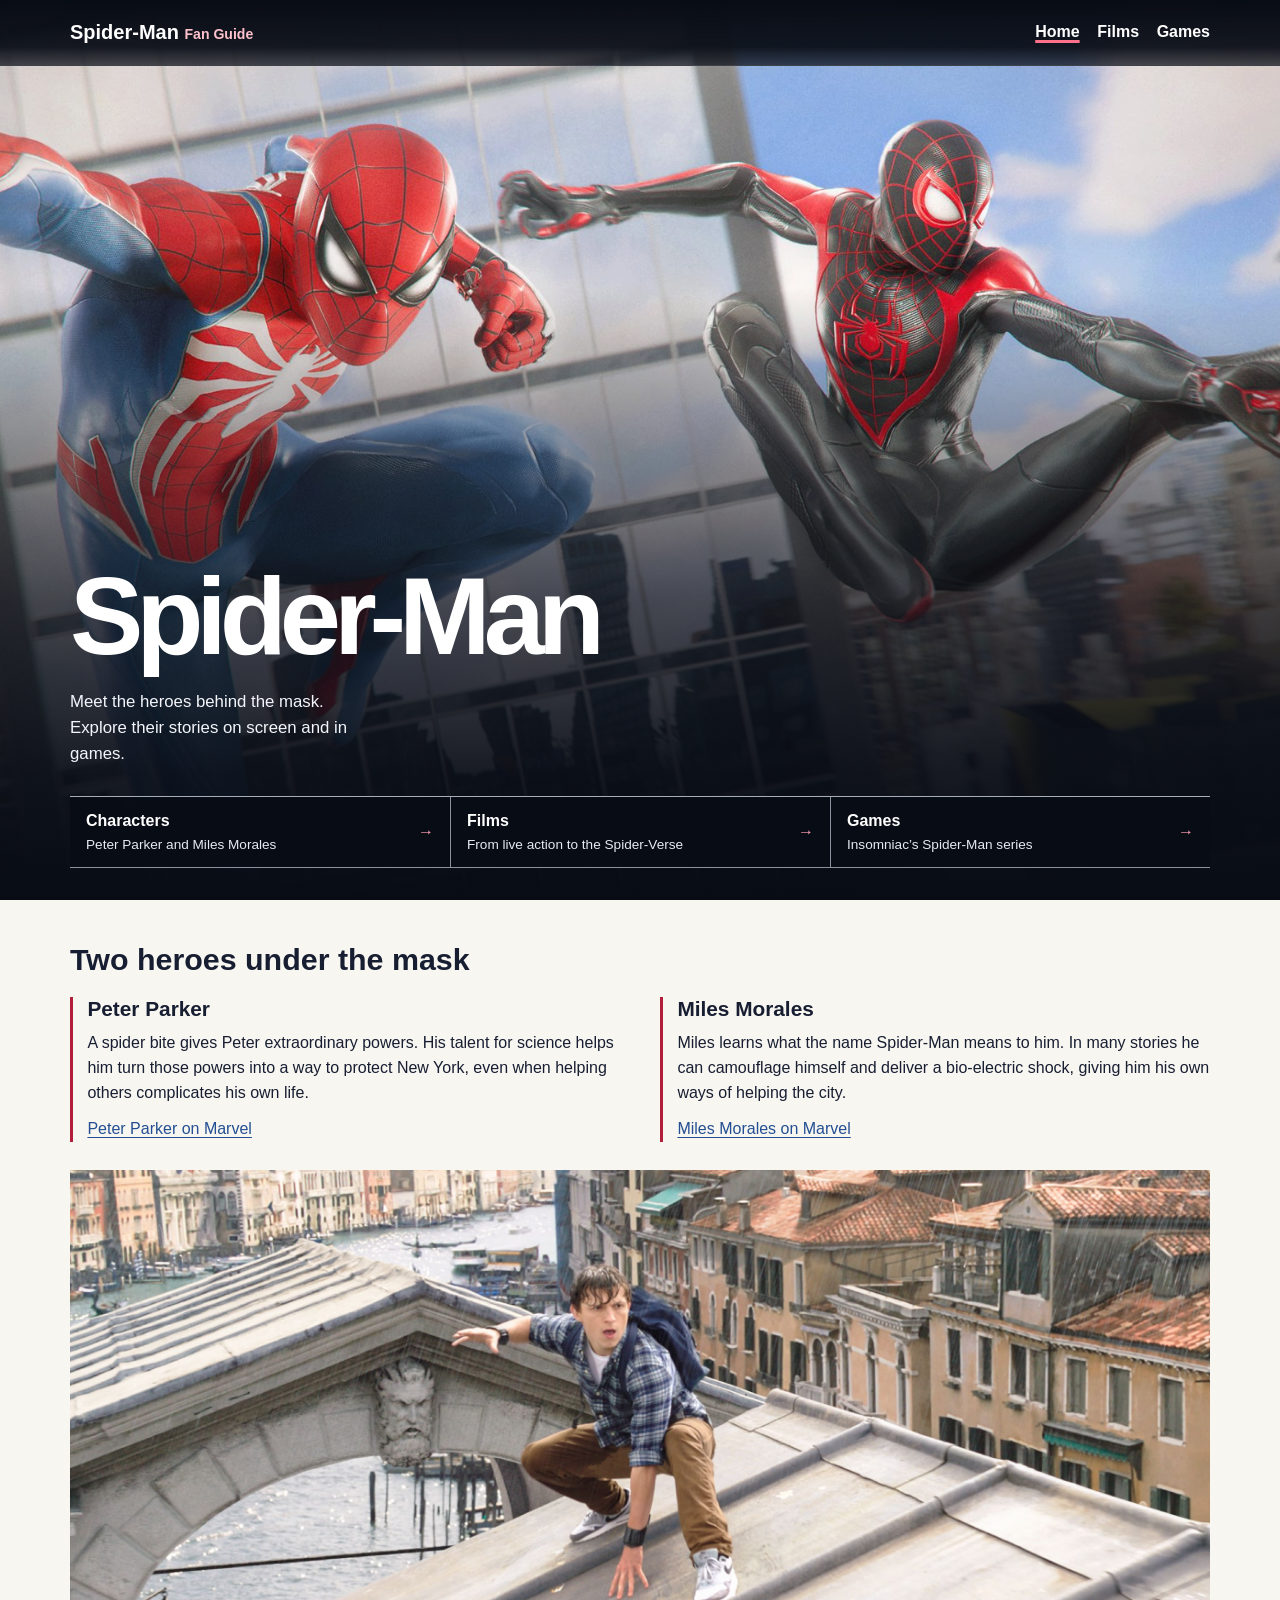
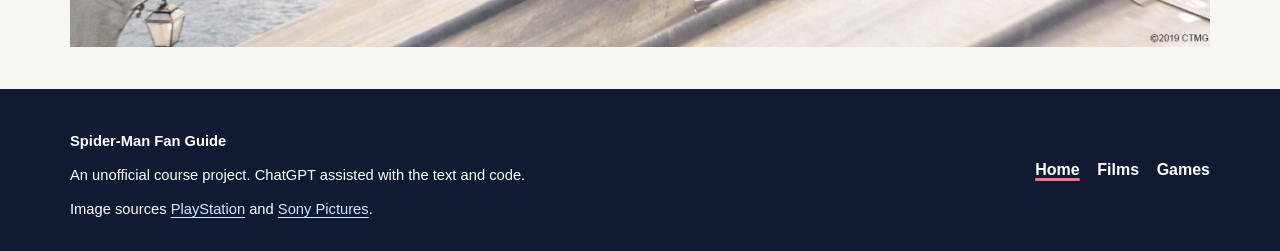
<file: index.html>
<!doctype html>
<html lang="en">
<head>
  <meta charset="utf-8">
  <meta name="viewport" content="width=device-width, initial-scale=1">
  <meta name="description" content="Meet Peter Parker and Miles Morales, and find your starting point in Spider-Man films and games.">
  <title>Spider-Man | A Fan Guide</title>
  <link rel="stylesheet" href="style.css">
</head>
<body class="home-page">
  <a class="skip-link" href="#main-content">Skip to content</a>
  <!-- The header and footer use the same three links on every page. -->
  <header class="site-header">
    <div class="container header-row">
      <a class="brand" href="index.html">Spider-Man <span>Fan Guide</span></a>
      <nav aria-label="Main navigation">
        <ul class="nav-list">
          <li><a href="index.html" aria-current="page">Home</a></li>
          <li><a href="films.html">Films</a></li>
          <li><a href="games.html">Games</a></li>
        </ul>
      </nav>
    </div>
  </header>
  <main id="main-content" tabindex="-1">
    <section class="cover" aria-labelledby="cover-title">
      <!-- Desktop pointer zones shift the same image. Links work by touch and keyboard too. -->
      <div class="gaze-zone gaze-left" aria-hidden="true"></div>
      <div class="gaze-zone gaze-middle" aria-hidden="true"></div>
      <div class="gaze-zone gaze-right" aria-hidden="true"></div>
      <img class="cover-art" src="assets/spider-man-cover.jpg" width="1920" height="1095" alt="Peter Parker and Miles Morales swing side by side above New York">
      <div class="container cover-content">
        <div class="cover-intro">
          <h1 id="cover-title">Spider-Man</h1>
          <p>Meet the heroes behind the mask. Explore their stories on screen and in games.</p>
        </div>
        <nav class="cover-links" aria-label="Explore Spider-Man">
          <a href="#spider-people"><strong>Characters</strong><span>Peter Parker and Miles Morales</span></a>
          <a href="films.html"><strong>Films</strong><span>From live action to the Spider-Verse</span></a>
          <a href="games.html"><strong>Games</strong><span>Insomniac’s Spider-Man series</span></a>
        </nav>
      </div>
    </section>
    <div class="container">
    <section class="section" id="spider-people">
      <h2>Two heroes under the mask</h2>
      <div class="columns">
        <article>
          <h3>Peter Parker</h3>
          <p>A spider bite gives Peter extraordinary powers. His talent for science helps him turn those powers into a way to protect New York, even when helping others complicates his own life.</p>
          <p><a href="https://www.marvel.com/characters/spider-man-peter-parker/">Peter Parker on Marvel</a></p>
        </article>
        <article>
          <h3>Miles Morales</h3>
          <p>Miles learns what the name Spider-Man means to him. In many stories he can camouflage himself and deliver a bio-electric shock, giving him his own ways of helping the city.</p>
          <p><a href="https://www.marvel.com/characters/spider-man-miles-morales/in-comics">Miles Morales on Marvel</a></p>
        </article>
      </div>
      <img class="character-still" src="assets/far-from-home-still.jpg" width="2484" height="1040" alt="Tom Holland as Peter Parker crouches on a rooftop above a canal in Venice">
    </section>
    </div>
  </main>
  <footer class="site-footer">
    <div class="container header-row">
      <div>
        <p><strong>Spider-Man Fan Guide</strong></p>
        <p>An unofficial course project. ChatGPT assisted with the text and code.</p>
        <p>Image sources <a href="https://www.playstation.com/en-us/games/marvels-spider-man-2/">PlayStation</a> and <a href="https://sites.sonypictures.com/spidermanfarfromhome/site/gallery/">Sony Pictures</a>.</p>
      </div>
      <nav aria-label="Footer navigation">
        <ul class="nav-list">
          <li><a href="index.html" aria-current="page">Home</a></li>
          <li><a href="films.html">Films</a></li>
          <li><a href="games.html">Games</a></li>
        </ul>
      </nav>
    </div>
  </footer>
</body>
</html>
</file>
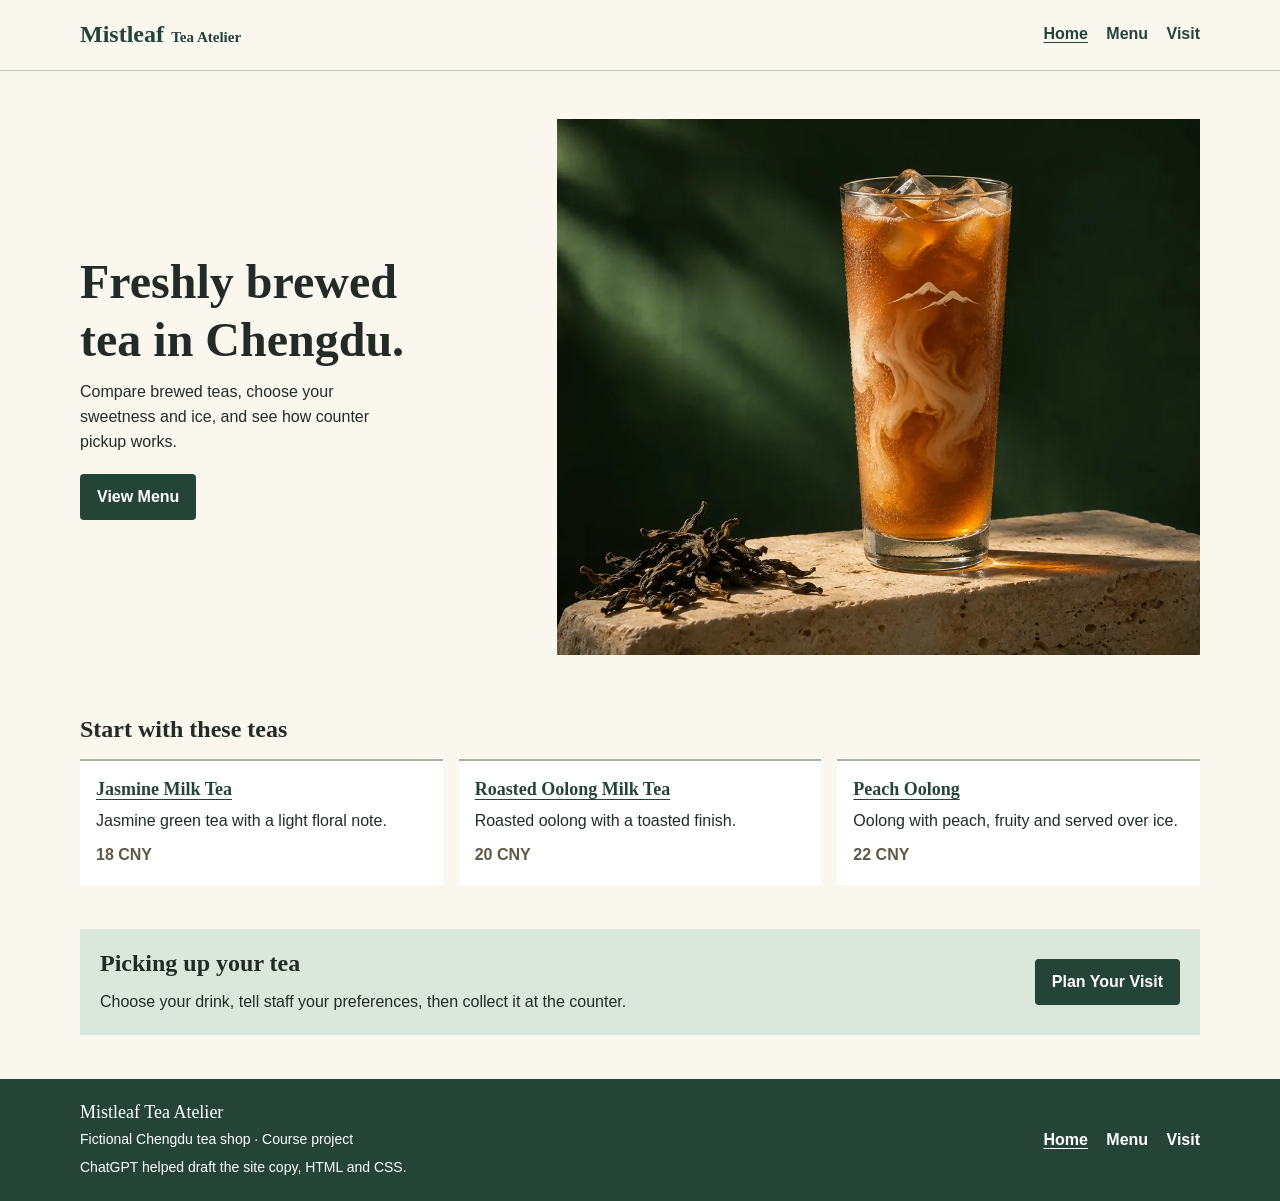
<file: group-project/index.html>
<!doctype html>
<html lang="en">
<head>
  <meta charset="utf-8">
  <meta name="viewport" content="width=device-width, initial-scale=1">
  <meta name="description" content="Browse freshly brewed teas and milk teas at Mistleaf Tea Atelier, a fictional shop in Chengdu.">
  <title>Home | Mistleaf Tea Atelier</title>
  <link rel="stylesheet" href="style.css">
</head>
<body>
  <a class="skip-link" href="#main-content">Skip to content</a>
  <!-- Keep the main and footer links in the same order on every page. -->
  <header class="site-header">
    <div class="container header-inner">
      <a class="wordmark" href="index.html">Mistleaf <span>Tea Atelier</span></a>
      <nav aria-label="Main navigation">
        <ul class="link-list">
          <li><a href="index.html" aria-current="page">Home</a></li>
        <li><a href="menu.html">Menu</a></li>
        <li><a href="visit.html">Visit</a></li>
        </ul>
      </nav>
    </div>
  </header>

  <main class="container" id="main-content" tabindex="-1">
    <section class="hero">
      <div class="hero-copy">
        <h1>Freshly brewed<br> tea in Chengdu.</h1>
        <p>Compare brewed teas, choose your sweetness and ice, and see how counter pickup works.</p>
        <a class="button" href="menu.html">View Menu</a>
      </div>
      <img class="hero-image" src="assets/milk-tea-cup.webp" width="1080" height="900" alt="Iced milk tea in a clear glass beside loose tea leaves">
    </section>

    <section class="content-section" aria-labelledby="featured">
      <h2 id="featured">Start with these teas</h2>
      <div class="featured-grid">
        <article class="tea-card">
          <h3><a href="menu.html#milk-tea">Jasmine Milk Tea</a></h3>
          <p>Jasmine green tea with a light floral note.</p>
          <p class="price">18 CNY</p>
        </article>
        <article class="tea-card">
          <h3><a href="menu.html#milk-tea">Roasted Oolong Milk Tea</a></h3>
          <p>Roasted oolong with a toasted finish.</p>
          <p class="price">20 CNY</p>
        </article>
        <article class="tea-card">
          <h3><a href="menu.html#fruit-tea">Peach Oolong</a></h3>
          <p>Oolong with peach, fruity and served over ice.</p>
          <p class="price">22 CNY</p>
        </article>
      </div>
    </section>

    <section class="pickup-preview content-section">
      <div>
        <h2>Picking up your tea</h2>
        <p>Choose your drink, tell staff your preferences, then collect it at the counter.</p>
      </div>
      <a class="button" href="visit.html">Plan Your Visit</a>
    </section>
  </main>

  <footer class="site-footer">
    <div class="container footer-inner">
      <div>
        <p class="footer-brand">Mistleaf Tea Atelier</p>
        <p>Fictional Chengdu tea shop · Course project</p>
        <p>ChatGPT helped draft the site copy, HTML and CSS.</p>
      </div>
      <nav aria-label="Footer navigation">
        <ul class="link-list">
          <li><a href="index.html" aria-current="page">Home</a></li>
        <li><a href="menu.html">Menu</a></li>
        <li><a href="visit.html">Visit</a></li>
        </ul>
      </nav>
    </div>
  </footer>
</body>
</html>
</file>
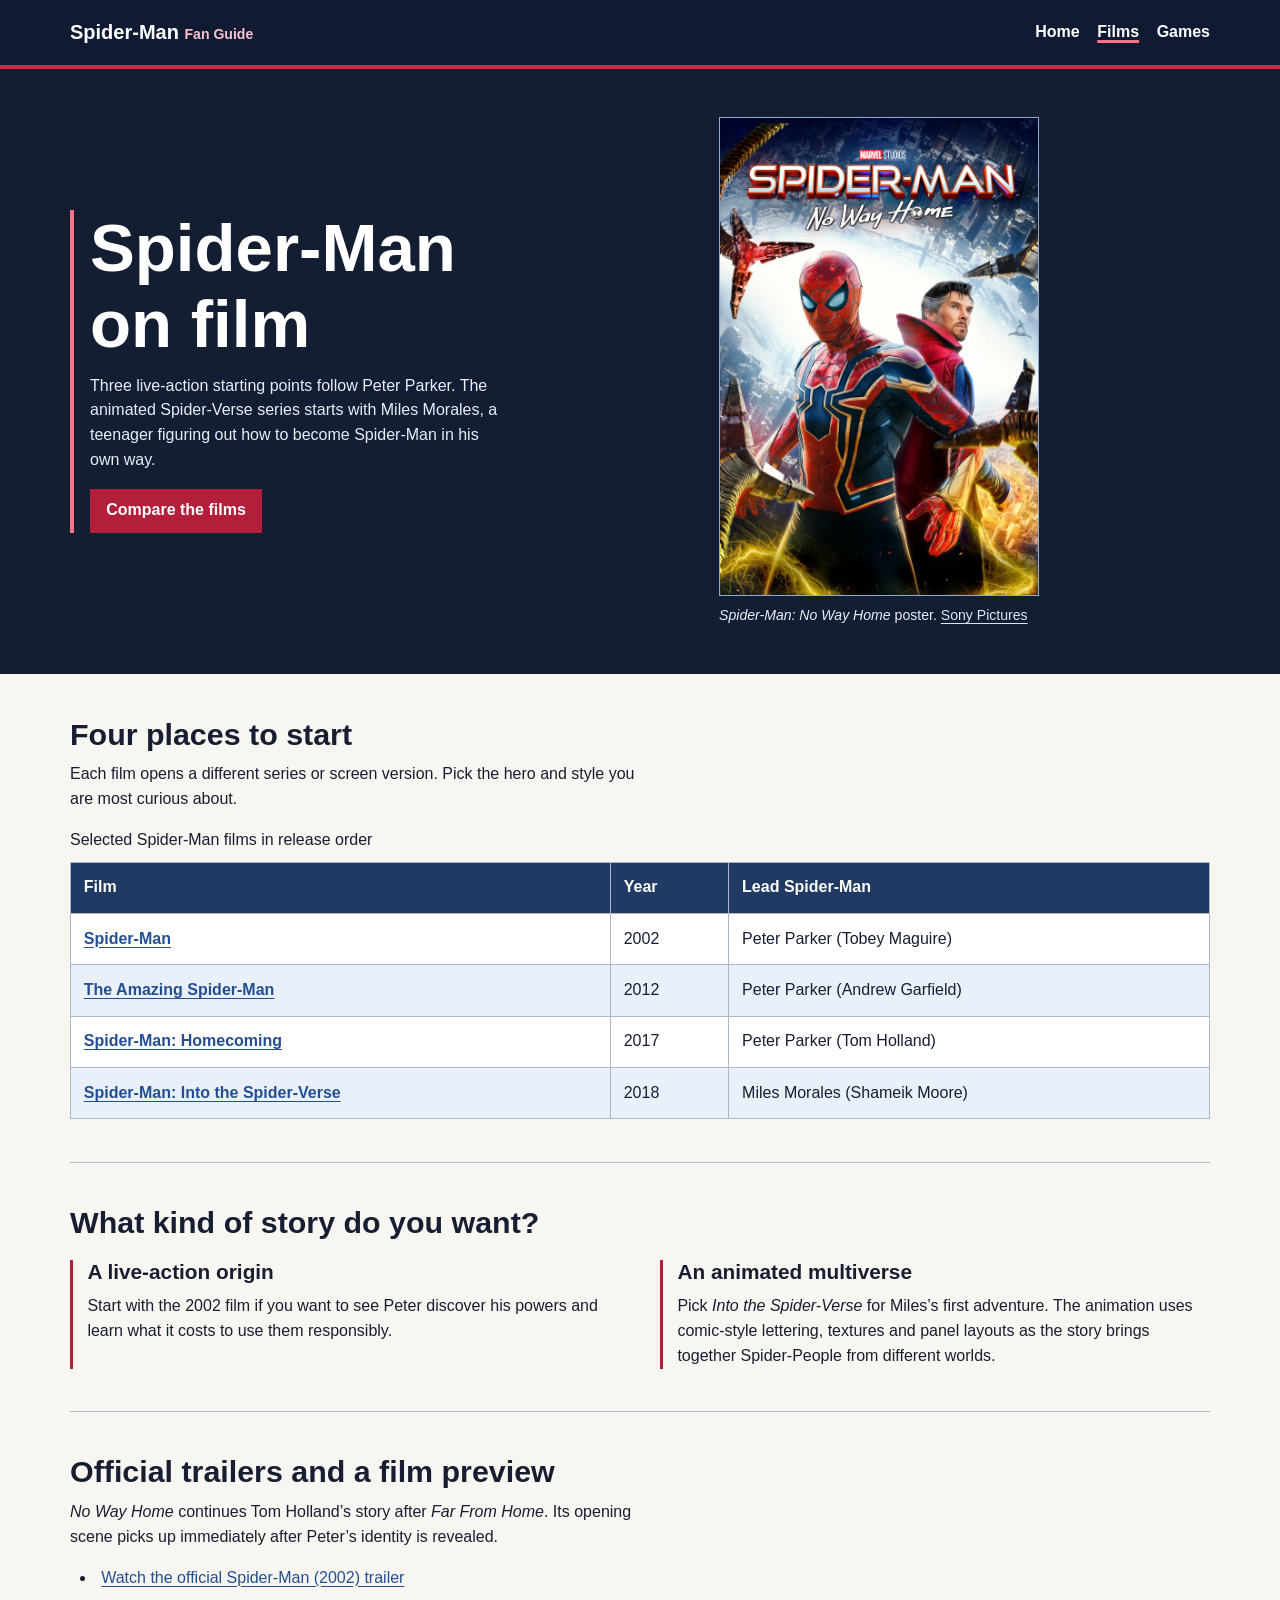
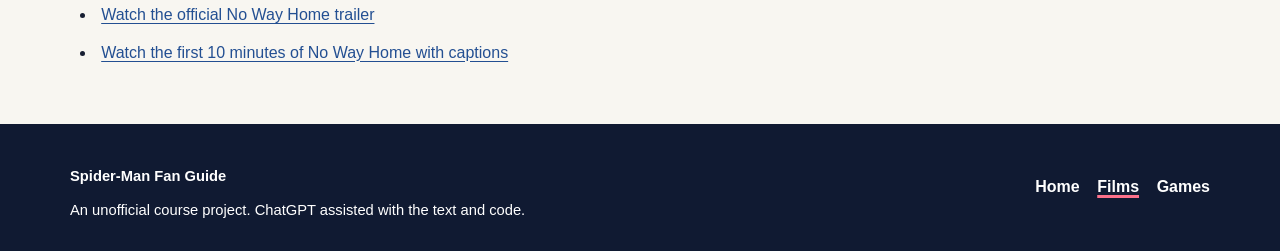
<file: films.html>
<!doctype html>
<html lang="en">
<head>
  <meta charset="utf-8">
  <meta name="viewport" content="width=device-width, initial-scale=1">
  <meta name="description" content="Compare four Spider-Man films, including three live-action starting points and Miles Morales’s animated debut.">
  <title>Spider-Man Films | A Fan Guide</title>
  <link rel="stylesheet" href="style.css">
</head>
<body>
  <a class="skip-link" href="#main-content">Skip to content</a>
  <!-- The header and footer use the same three links on every page. -->
  <header class="site-header">
    <div class="container header-row">
      <a class="brand" href="index.html">Spider-Man <span>Fan Guide</span></a>
      <nav aria-label="Main navigation">
        <ul class="nav-list">
          <li><a href="index.html">Home</a></li>
          <li><a href="films.html" aria-current="page">Films</a></li>
          <li><a href="games.html">Games</a></li>
        </ul>
      </nav>
    </div>
  </header>
  <main id="main-content" tabindex="-1">
    <section class="hero">
      <div class="container hero-grid">
        <div class="hero-copy">
          <h1>Spider-Man on film</h1>
          <p>Three live-action starting points follow Peter Parker. The animated Spider-Verse series starts with Miles Morales, a teenager figuring out how to become Spider-Man in his own way.</p>
          <a class="button" href="#film-guide">Compare the films</a>
        </div>
        <figure class="hero-art poster">
          <img class="hero-image" src="assets/no-way-home-poster.jpg" width="1400" height="2100" alt="No Way Home poster with Spider-Man and Doctor Strange against an upside-down city">
          <figcaption><em>Spider-Man: No Way Home</em> poster. <a href="https://ceema.sonypictures.com/en/movies/spider-man-no-way-home">Sony Pictures</a></figcaption>
        </figure>
      </div>
    </section>
    <div class="container">
    <section class="section">
      <h2 id="film-guide">Four places to start</h2>
      <p>Each film opens a different series or screen version. Pick the hero and style you are most curious about.</p>
      <!-- The scoped headers keep film titles and comparison columns associated. -->
      <table>
        <caption>Selected Spider-Man films in release order</caption>
        <thead>
          <tr><th scope="col">Film</th><th scope="col">Year</th><th scope="col">Lead Spider-Man</th></tr>
        </thead>
        <tbody>
          <tr><th scope="row"><a href="https://www.sonypictures.com/movies/spiderman">Spider-Man</a></th><td>2002</td><td>Peter Parker (Tobey Maguire)</td></tr>
          <tr><th scope="row"><a href="https://www.sonypictures.com/movies/theamazingspiderman">The Amazing Spider-Man</a></th><td>2012</td><td>Peter Parker (Andrew Garfield)</td></tr>
          <tr><th scope="row"><a href="https://www.sonypictures.com/movies/spidermanhomecoming">Spider-Man: Homecoming</a></th><td>2017</td><td>Peter Parker (Tom Holland)</td></tr>
          <tr><th scope="row"><a href="https://www.sonypictures.com/movies/spidermanintothespiderverse">Spider-Man: Into the Spider-Verse</a></th><td>2018</td><td>Miles Morales (Shameik Moore)</td></tr>
        </tbody>
      </table>
    </section>
    <section class="section">
      <h2>What kind of story do you want?</h2>
      <div class="columns">
        <article>
          <h3>A live-action origin</h3>
          <p>Start with the 2002 film if you want to see Peter discover his powers and learn what it costs to use them responsibly.</p>
        </article>
        <article>
          <h3>An animated multiverse</h3>
          <p>Pick <em>Into the Spider-Verse</em> for Miles’s first adventure. The animation uses comic-style lettering, textures and panel layouts as the story brings together Spider-People from different worlds.</p>
        </article>
      </div>
    </section>
    <section class="section">
      <h2>Official trailers and a film preview</h2>
      <p><em>No Way Home</em> continues Tom Holland’s story after <em>Far From Home</em>. Its opening scene picks up immediately after Peter’s identity is revealed.</p>
      <ul class="reading-list">
        <li><a href="https://www.youtube.com/watch?v=t06RUxPbp_c">Watch the official Spider-Man (2002) trailer</a></li>
        <li><a href="https://www.youtube.com/watch?v=JfVOs4VSpmA">Watch the official No Way Home trailer</a></li>
        <li><a href="https://www.youtube.com/watch?v=sjSX0KUATac">Watch the first 10 minutes of No Way Home with captions</a></li>
      </ul>
    </section>
    </div>
  </main>
  <footer class="site-footer">
    <div class="container header-row">
      <div>
        <p><strong>Spider-Man Fan Guide</strong></p>
        <p>An unofficial course project. ChatGPT assisted with the text and code.</p>
      </div>
      <nav aria-label="Footer navigation">
        <ul class="nav-list">
          <li><a href="index.html">Home</a></li>
          <li><a href="films.html" aria-current="page">Films</a></li>
          <li><a href="games.html">Games</a></li>
        </ul>
      </nav>
    </div>
  </footer>
</body>
</html>
</file>
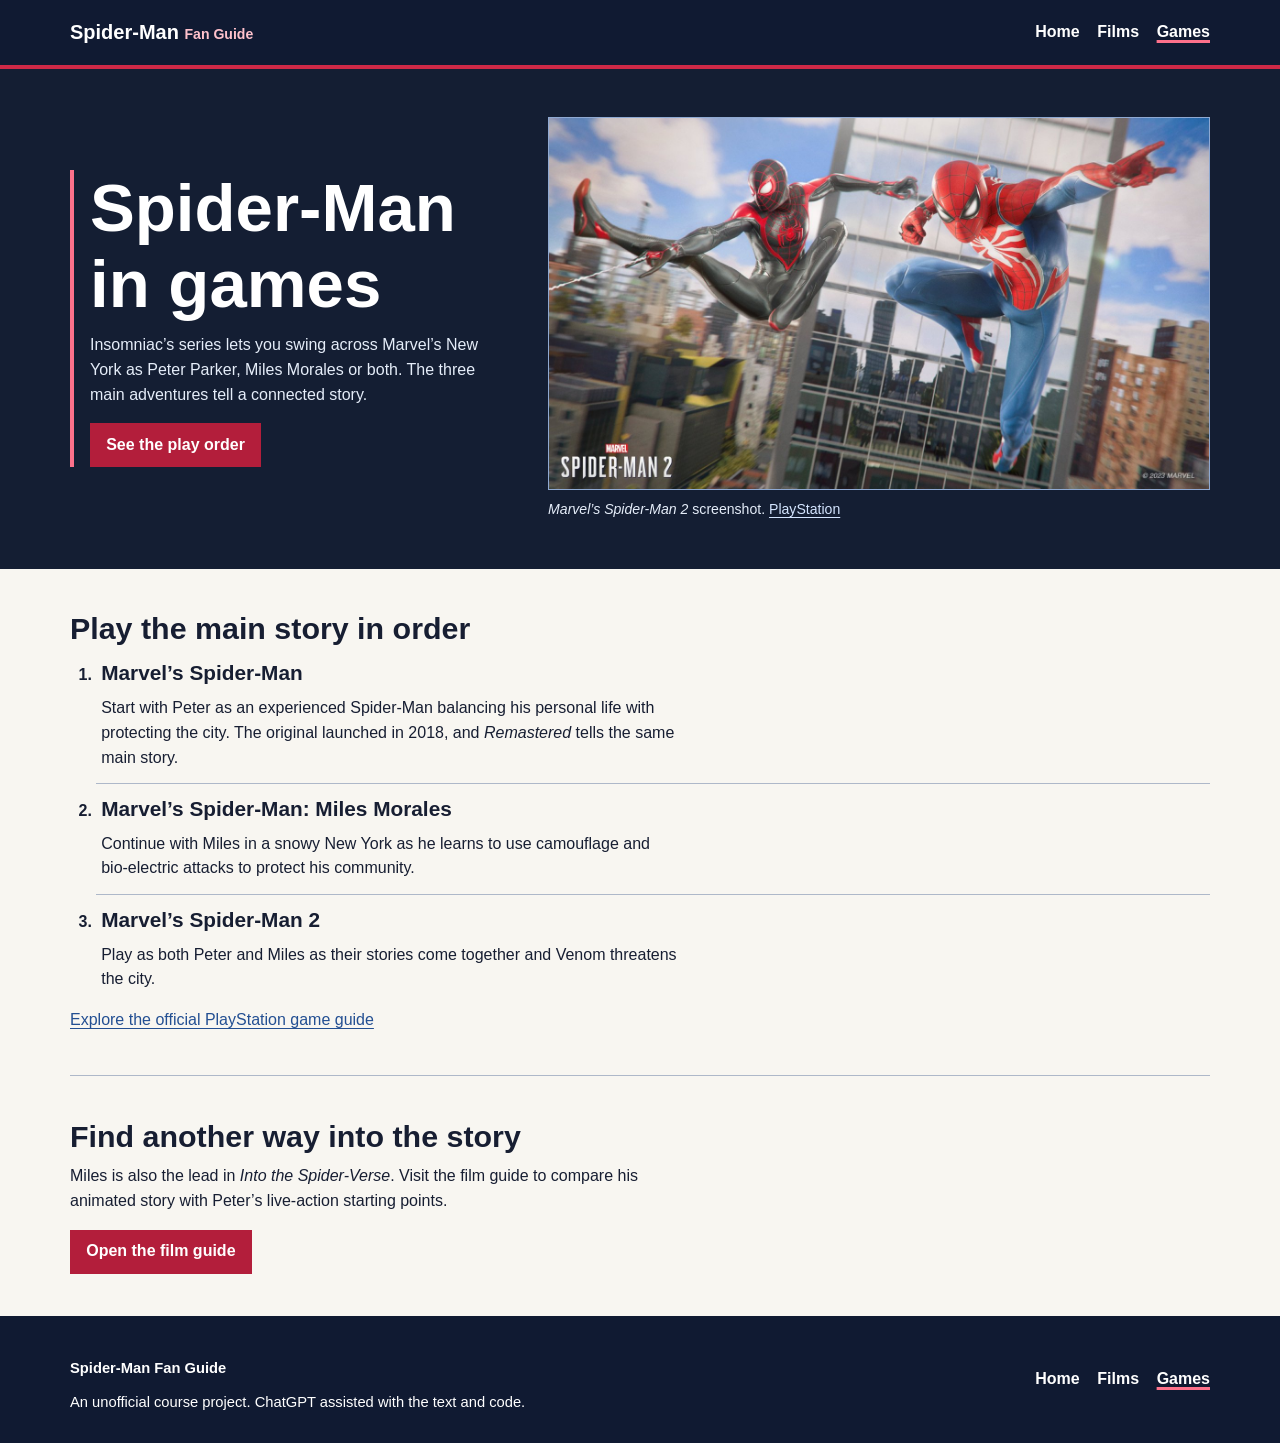
<file: games.html>
<!doctype html>
<html lang="en">
<head>
  <meta charset="utf-8">
  <meta name="viewport" content="width=device-width, initial-scale=1">
  <meta name="description" content="Explore Insomniac’s Spider-Man games in story order, from Peter Parker’s first adventure to the sequel with both heroes.">
  <title>Spider-Man Games | A Fan Guide</title>
  <link rel="stylesheet" href="style.css">
</head>
<body>
  <a class="skip-link" href="#main-content">Skip to content</a>
  <!-- The header and footer use the same three links on every page. -->
  <header class="site-header">
    <div class="container header-row">
      <a class="brand" href="index.html">Spider-Man <span>Fan Guide</span></a>
      <nav aria-label="Main navigation">
        <ul class="nav-list">
          <li><a href="index.html">Home</a></li>
          <li><a href="films.html">Films</a></li>
          <li><a href="games.html" aria-current="page">Games</a></li>
        </ul>
      </nav>
    </div>
  </header>
  <main id="main-content" tabindex="-1">
    <section class="hero">
      <div class="container hero-grid">
        <div class="hero-copy">
          <h1>Spider-Man in games</h1>
          <p>Insomniac’s series lets you swing across Marvel’s New York as Peter Parker, Miles Morales or both. The three main adventures tell a connected story.</p>
          <a class="button" href="#play-order">See the play order</a>
        </div>
        <figure class="hero-art">
          <img class="hero-image" src="assets/spider-man-2-still.jpg" width="1440" height="810" alt="Miles Morales and Peter Parker swing past a New York high-rise in Marvel’s Spider-Man 2">
          <figcaption><em>Marvel’s Spider-Man 2</em> screenshot. <a href="https://www.playstation.com/en-us/games/marvels-spider-man-2/">PlayStation</a></figcaption>
        </figure>
      </div>
    </section>
    <div class="container">
    <section class="section">
      <h2 id="play-order">Play the main story in order</h2>
      <ol class="play-order">
        <li><h3>Marvel’s Spider-Man</h3><p>Start with Peter as an experienced Spider-Man balancing his personal life with protecting the city. The original launched in 2018, and <em>Remastered</em> tells the same main story.</p></li>
        <li><h3>Marvel’s Spider-Man: Miles Morales</h3><p>Continue with Miles in a snowy New York as he learns to use camouflage and bio-electric attacks to protect his community.</p></li>
        <li><h3>Marvel’s Spider-Man 2</h3><p>Play as both Peter and Miles as their stories come together and Venom threatens the city.</p></li>
      </ol>
      <p><a href="https://www.playstation.com/en-us/explore-marvels-spider-man/">Explore the official PlayStation game guide</a></p>
    </section>
    <section class="section">
      <h2>Find another way into the story</h2>
      <p>Miles is also the lead in <em>Into the Spider-Verse</em>. Visit the film guide to compare his animated story with Peter’s live-action starting points.</p>
      <!-- A native form makes the HTML button work without JavaScript. -->
      <form action="films.html" method="get">
        <button class="button" type="submit">Open the film guide</button>
      </form>
    </section>
    </div>
  </main>
  <footer class="site-footer">
    <div class="container header-row">
      <div>
        <p><strong>Spider-Man Fan Guide</strong></p>
        <p>An unofficial course project. ChatGPT assisted with the text and code.</p>
      </div>
      <nav aria-label="Footer navigation">
        <ul class="nav-list">
          <li><a href="index.html">Home</a></li>
          <li><a href="films.html">Films</a></li>
          <li><a href="games.html" aria-current="page">Games</a></li>
        </ul>
      </nav>
    </div>
  </footer>
</body>
</html>
</file>
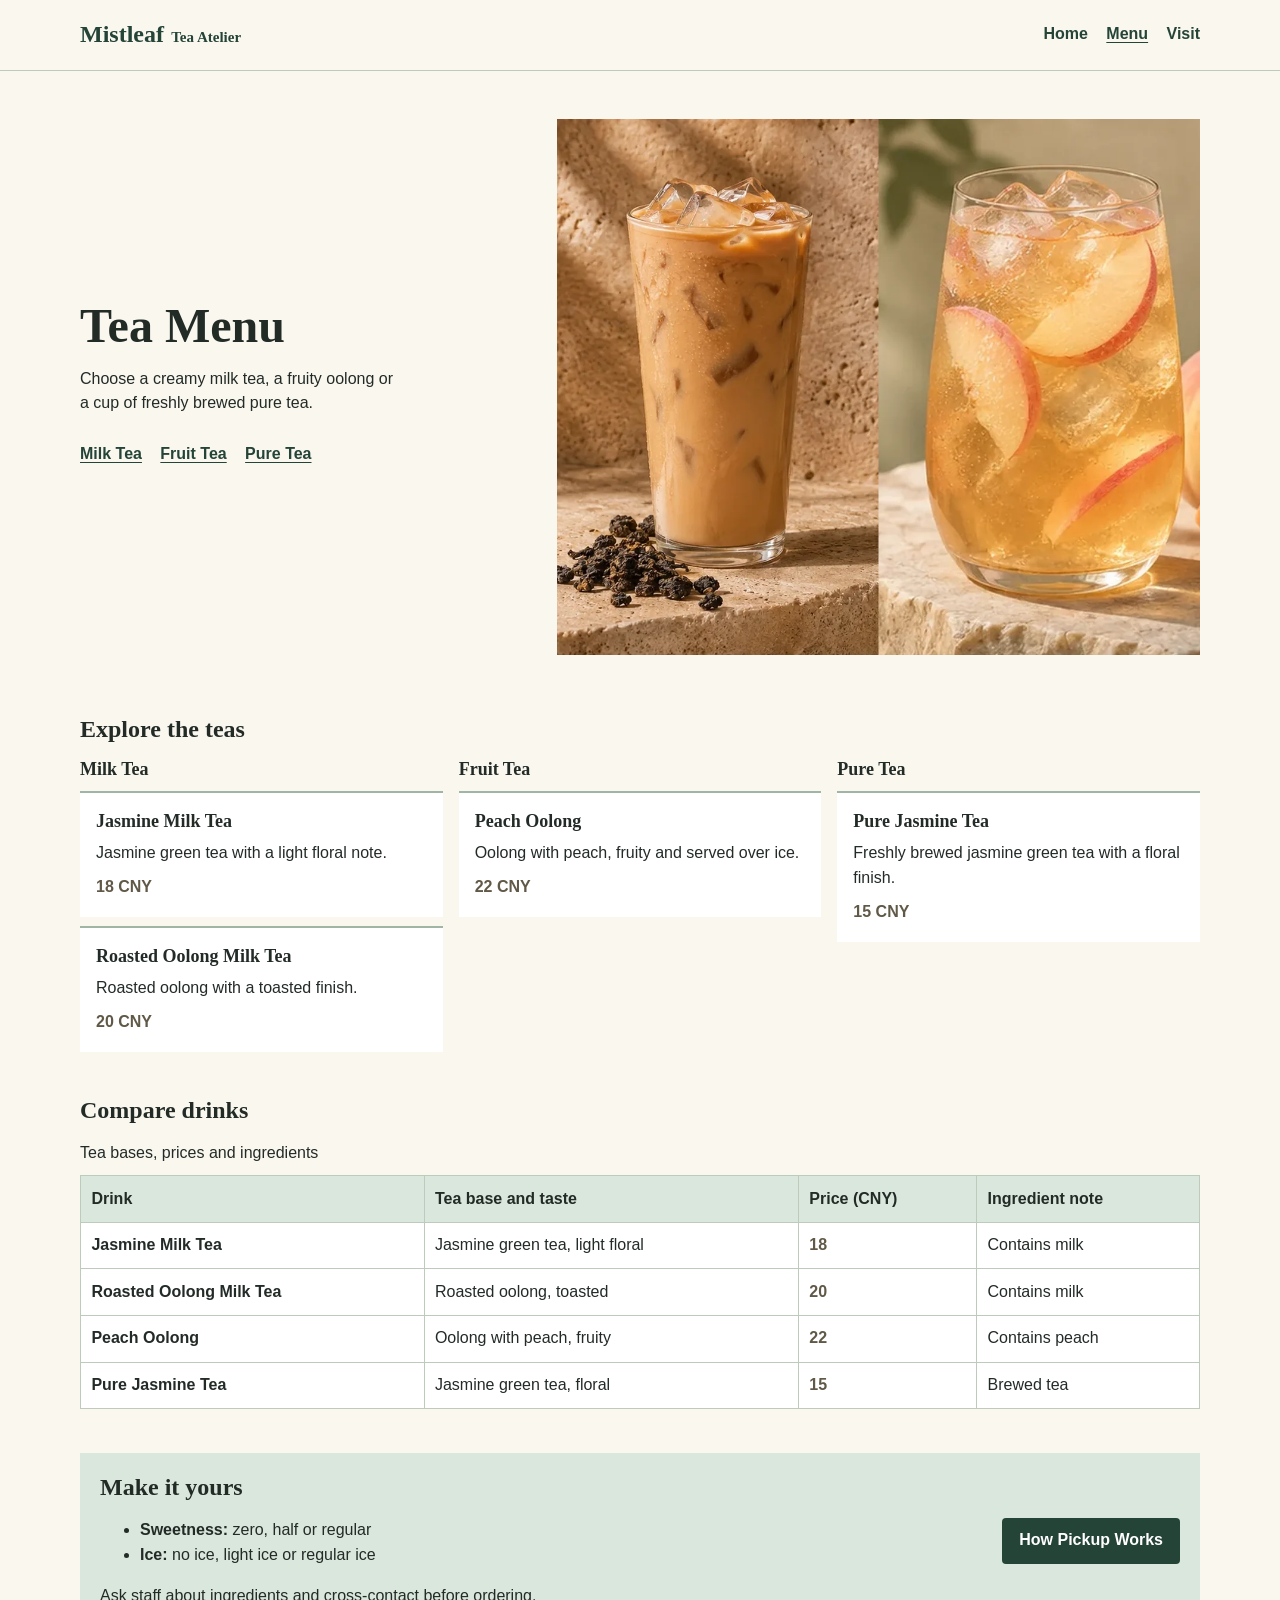
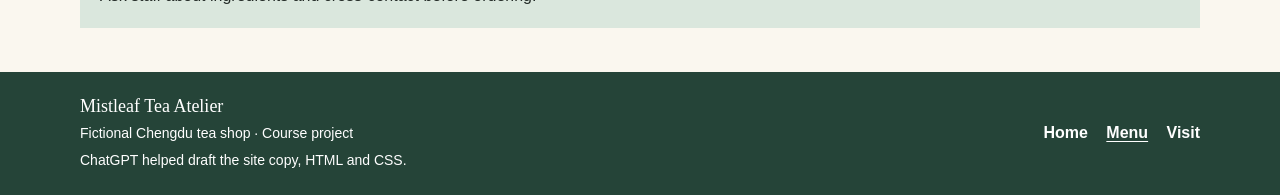
<file: group-project/menu.html>
<!doctype html>
<html lang="en">
<head>
  <meta charset="utf-8">
  <meta name="viewport" content="width=device-width, initial-scale=1">
  <meta name="description" content="Compare Mistleaf's milk tea, fruit tea, and pure tea by taste, price, and ingredients.">
  <title>Menu | Mistleaf Tea Atelier</title>
  <link rel="stylesheet" href="style.css">
</head>
<body>
  <a class="skip-link" href="#main-content">Skip to content</a>
  <!-- Keep the main and footer links in the same order on every page. -->
  <header class="site-header">
    <div class="container header-inner">
      <a class="wordmark" href="index.html">Mistleaf <span>Tea Atelier</span></a>
      <nav aria-label="Main navigation">
        <ul class="link-list">
          <li><a href="index.html">Home</a></li>
        <li><a href="menu.html" aria-current="page">Menu</a></li>
        <li><a href="visit.html">Visit</a></li>
        </ul>
      </nav>
    </div>
  </header>

  <main class="container" id="main-content" tabindex="-1">
    <section class="hero">
      <div class="hero-copy">
        <h1>Tea Menu</h1>
        <p>Choose a creamy milk tea, a fruity oolong or a cup of freshly brewed pure tea.</p>
        <nav aria-label="Tea categories">
          <ul class="link-list category-links">
            <li><a href="#milk-tea">Milk Tea</a></li>
            <li><a href="#fruit-tea">Fruit Tea</a></li>
            <li><a href="#pure-tea">Pure Tea</a></li>
          </ul>
        </nav>
      </div>
      <img class="hero-image" src="assets/tea-pair.webp" width="1080" height="900" alt="Roasted oolong milk tea alongside peach oolong served over ice">
    </section>

    <section class="content-section">
      <h2>Explore the teas</h2>
      <div class="category-grid">
        <section class="tea-category" id="milk-tea">
          <h3>Milk Tea</h3>
          <article class="tea-card">
            <h4>Jasmine Milk Tea</h4>
            <p>Jasmine green tea with a light floral note.</p>
            <p class="price">18 CNY</p>
          </article>
          <article class="tea-card">
            <h4>Roasted Oolong Milk Tea</h4>
            <p>Roasted oolong with a toasted finish.</p>
            <p class="price">20 CNY</p>
          </article>
        </section>
        <section class="tea-category" id="fruit-tea">
          <h3>Fruit Tea</h3>
          <article class="tea-card">
            <h4>Peach Oolong</h4>
            <p>Oolong with peach, fruity and served over ice.</p>
            <p class="price">22 CNY</p>
          </article>
        </section>
        <section class="tea-category" id="pure-tea">
          <h3>Pure Tea</h3>
          <article class="tea-card">
            <h4>Pure Jasmine Tea</h4>
            <p>Freshly brewed jasmine green tea with a floral finish.</p>
            <p class="price">15 CNY</p>
          </article>
        </section>
      </div>
    </section>

    <section class="content-section">
      <h2 id="compare">Compare drinks</h2>
      <!-- Scope associates each value with the drink and column header. -->
      <div class="table-frame">
        <table>
          <caption>Tea bases, prices and ingredients</caption>
          <thead>
            <tr><th scope="col">Drink</th><th scope="col">Tea base and taste</th><th scope="col">Price (CNY)</th><th scope="col">Ingredient note</th></tr>
          </thead>
          <tbody>
            <tr><th scope="row">Jasmine Milk Tea</th><td>Jasmine green tea, light floral</td><td class="price">18</td><td>Contains milk</td></tr>
            <tr><th scope="row">Roasted Oolong Milk Tea</th><td>Roasted oolong, toasted</td><td class="price">20</td><td>Contains milk</td></tr>
            <tr><th scope="row">Peach Oolong</th><td>Oolong with peach, fruity</td><td class="price">22</td><td>Contains peach</td></tr>
            <tr><th scope="row">Pure Jasmine Tea</th><td>Jasmine green tea, floral</td><td class="price">15</td><td>Brewed tea</td></tr>
          </tbody>
        </table>
      </div>
    </section>

    <section class="content-section pickup-preview">
      <div>
        <h2>Make it yours</h2>
        <ul>
          <li><strong>Sweetness:</strong> zero, half or regular</li>
          <li><strong>Ice:</strong> no ice, light ice or regular ice</li>
        </ul>
        <p>Ask staff about ingredients and cross-contact before ordering.</p>
      </div>
      <a class="button" href="visit.html#pickup">How Pickup Works</a>
    </section>
  </main>

  <footer class="site-footer">
    <div class="container footer-inner">
      <div>
        <p class="footer-brand">Mistleaf Tea Atelier</p>
        <p>Fictional Chengdu tea shop · Course project</p>
        <p>ChatGPT helped draft the site copy, HTML and CSS.</p>
      </div>
      <nav aria-label="Footer navigation">
        <ul class="link-list">
          <li><a href="index.html">Home</a></li>
        <li><a href="menu.html" aria-current="page">Menu</a></li>
        <li><a href="visit.html">Visit</a></li>
        </ul>
      </nav>
    </div>
  </footer>
</body>
</html>
</file>
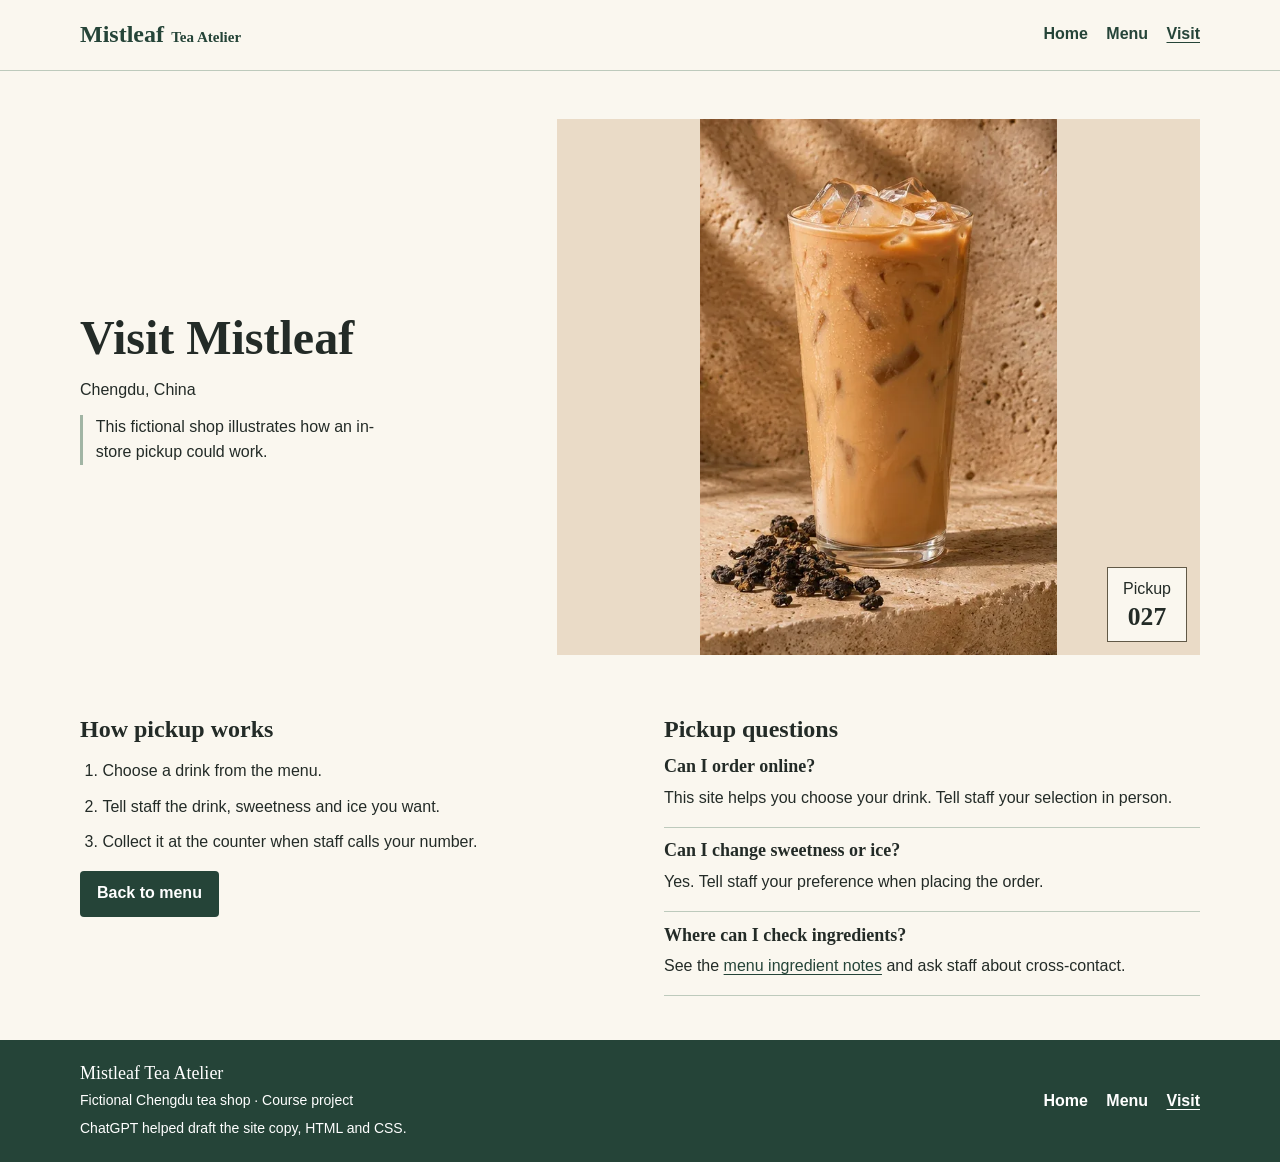
<file: group-project/visit.html>
<!doctype html>
<html lang="en">
<head>
  <meta charset="utf-8">
  <meta name="viewport" content="width=device-width, initial-scale=1">
  <meta name="description" content="Find out how to select, customise, and pick up your tea at the Mistleaf counter.">
  <title>Visit | Mistleaf Tea Atelier</title>
  <link rel="stylesheet" href="style.css">
</head>
<body>
  <a class="skip-link" href="#main-content">Skip to content</a>
  <!-- Keep the main and footer links in the same order on every page. -->
  <header class="site-header">
    <div class="container header-inner">
      <a class="wordmark" href="index.html">Mistleaf <span>Tea Atelier</span></a>
      <nav aria-label="Main navigation">
        <ul class="link-list">
          <li><a href="index.html">Home</a></li>
        <li><a href="menu.html">Menu</a></li>
        <li><a href="visit.html" aria-current="page">Visit</a></li>
        </ul>
      </nav>
    </div>
  </header>

  <main class="container" id="main-content" tabindex="-1">
    <section class="hero">
      <div class="hero-copy">
        <h1>Visit Mistleaf</h1>
        <p>Chengdu, China</p>
        <p class="visit-note">This fictional shop illustrates how an in-store pickup could work.</p>
      </div>
      <div class="pickup-photo">
        <img class="hero-image" src="assets/pickup-drink.webp" width="520" height="780" alt="A glass of roasted oolong milk tea">
        <div class="pickup-ticket" aria-hidden="true">Pickup<span>027</span></div>
      </div>
    </section>

    <div class="visit-grid content-section">
      <section id="pickup">
        <h2>How pickup works</h2>
        <ol class="pickup-steps">
          <li>Choose a drink from the menu.</li>
          <li>Tell staff the drink, sweetness and ice you want.</li>
          <li>Collect it at the counter when staff calls your number.</li>
        </ol>
        <!-- A native GET form opens the menu using the browser alone. -->
        <form class="menu-form" action="menu.html" method="get">
          <button class="button" type="submit">Back to menu</button>
        </form>
      </section>

      <section aria-labelledby="questions">
        <h2 id="questions">Pickup questions</h2>
        <article class="faq-item">
          <h3>Can I order online?</h3>
          <p>This site helps you choose your drink. Tell staff your selection in person.</p>
        </article>
        <article class="faq-item">
          <h3>Can I change sweetness or ice?</h3>
          <p>Yes. Tell staff your preference when placing the order.</p>
        </article>
        <article class="faq-item">
          <h3>Where can I check ingredients?</h3>
          <p>See the <a href="menu.html#compare">menu ingredient notes</a> and ask staff about cross-contact.</p>
        </article>
      </section>
    </div>
  </main>

  <footer class="site-footer">
    <div class="container footer-inner">
      <div>
        <p class="footer-brand">Mistleaf Tea Atelier</p>
        <p>Fictional Chengdu tea shop · Course project</p>
        <p>ChatGPT helped draft the site copy, HTML and CSS.</p>
      </div>
      <nav aria-label="Footer navigation">
        <ul class="link-list">
          <li><a href="index.html">Home</a></li>
        <li><a href="menu.html">Menu</a></li>
        <li><a href="visit.html" aria-current="page">Visit</a></li>
        </ul>
      </nav>
    </div>
  </footer>
</body>
</html>
</file>
<file: style.css>
/* Shared colors and type for the three pages. */
* { box-sizing: border-box; }

body {
  margin: 0;
  color: #171e32;
  background: #f8f6f1;
  font: 1rem/1.55 Arial, sans-serif;
}

h1, h2, h3 {
  margin: 0;
  font-family: "Trebuchet MS", Arial, sans-serif;
  line-height: 1.13;
}

h1 { font-size: 2.65rem; }
h2 { font-size: 1.9rem; }
h3 { font-size: 1.3rem; }
p { max-width: 65ch; margin: 0.7rem 0 0; }
a { color: #234f92; text-underline-offset: 0.19em; }
a:hover { text-decoration-thickness: 0.14em; }
:focus-visible { outline: 3px solid #234f92; outline-offset: 4px; }

.container { width: calc(100% - 36px); max-width: 1140px; margin: 0 auto; }

.site-header, .site-footer { background: #101a32; color: #fff; }
.site-header { border-bottom: 4px solid #cf2947; }
.site-footer { padding: 1.2rem 0; }
.site-footer p { font-size: 0.92rem; }
.site-footer a { color: #d4e5ff; }

.header-row {
  display: flex;
  flex-wrap: wrap;
  align-items: center;
  justify-content: space-between;
  gap: 0.35rem 1.5rem;
  padding: 0.65rem 0;
}

.brand, .nav-list a { color: #fff; }
.brand { font-size: 1.25rem; font-weight: 700; text-decoration: none; }
.brand span { color: #ffc2cc; font-size: 0.88rem; }

.nav-list { display: flex; flex-wrap: wrap; gap: 0 1.1rem; list-style: none; margin: 0; padding: 0; }
.nav-list a { display: inline-flex; align-items: center; min-height: 44px; font-weight: 700; text-decoration: none; }
.nav-list a:hover, .nav-list a[aria-current="page"] { text-decoration: underline; text-decoration-thickness: 3px; }
.nav-list a[aria-current="page"] { text-decoration-color: #fd718b; }
.site-header :focus-visible, .site-footer :focus-visible, .hero :focus-visible { outline-color: #ffdd83; }

.skip-link {
  position: absolute;
  z-index: 4;
  top: 0.5rem;
  left: 0.5rem;
  padding: 0.55rem;
  background: white;
  transform: translateY(-200%);
}

.skip-link:focus { transform: none; }

/* The home page opens with one poster under the navigation and links. */
.home-page .site-header {
  position: absolute;
  top: 0;
  z-index: 3;
  width: 100%;
  background: linear-gradient(#080c15, rgba(8, 12, 21, 0.94) 72%, rgba(8, 12, 21, 0.72));
  border-bottom: 1px solid rgba(255, 255, 255, 0.22);
}

.cover {
  position: relative;
  display: flex;
  align-items: flex-end;
  min-height: 100vh;
  min-height: 100svh;
  padding-top: 16rem;
  overflow: hidden;
  background: #080c15;
  color: #fff;
}

.cover-art, .cover::after {
  position: absolute;
  inset: 0;
  width: 100%;
  height: 100%;
  pointer-events: none;
}

.cover-art { object-fit: cover; object-position: 28% center; }
.cover::after {
  z-index: 1;
  content: "";
  background: linear-gradient(0deg, #080c15 0%, rgba(8, 12, 21, 0.96) 24%, rgba(8, 12, 21, 0.35) 58%, transparent 78%);
}

.cover-content { position: relative; z-index: 2; padding-bottom: 1.1rem; }
.cover-intro { max-width: 36rem; }
.cover h1 { font-size: clamp(2.85rem, 8.6vw, 8.25rem); font-weight: 800; letter-spacing: -0.065em; }
.cover-intro p { max-width: 32ch; color: #f3f5fa; font-size: 1.05rem; }

.cover-links { display: grid; gap: 0; margin-top: 1.2rem; border-top: 1px solid #a7adbb; }
.cover-links a {
  display: grid;
  grid-template-columns: 1fr auto;
  align-content: center;
  min-height: 56px;
  padding: 0.44rem 0.65rem;
  border-bottom: 1px solid #8b919f;
  background: rgba(8, 12, 21, 0.92);
  color: #fff;
  text-decoration: none;
}
.cover-links a span { grid-column: 1; font-size: 0.85rem; color: #e5eaf4; }
.cover-links a::after { content: "→"; grid-column: 2; grid-row: 1 / span 2; align-self: center; color: #ff9eaf; padding-left: 0.6rem; }
.cover-links a:hover, .cover-links a:focus-visible { background: #78192c; }
.cover-links a:focus-visible { outline-color: #ffdd83; outline-offset: -4px; }
.gaze-zone { display: none; }
.character-still { display: block; width: 100%; height: auto; margin-top: 1.75rem; }

@media (min-width: 650px) {
  .cover-art { object-position: center; }
  .cover::after { background: linear-gradient(0deg, #080c15 0%, rgba(8, 12, 21, 0.92) 14%, rgba(8, 12, 21, 0.7) 33%, transparent 68%); }
  .cover-content { padding-bottom: 2rem; }
  .cover-links { grid-template-columns: repeat(3, 1fr); margin-top: 1.8rem; }
  .cover-links a { min-height: 70px; padding: 0.75rem 1rem; }
  .cover-links a + a { border-left: 1px solid #8b919f; }
}

/* Move the single poster in three directions on desktop. Reduced-motion users get a still. */
@media (min-width: 900px) and (hover: hover) and (pointer: fine) and (prefers-reduced-motion: no-preference) {
  .gaze-zone { display: block; position: absolute; z-index: 1; top: 0; bottom: 0; width: 33.34%; }
  .gaze-left { left: 0; }
  .gaze-middle { left: 33.33%; }
  .gaze-right { right: 0; }
  .cover-art { transition: transform 520ms ease-out; }
  .cover:focus-within .cover-art, .gaze-middle:hover ~ .cover-art { transform: scale(1.035); }
  .gaze-left:hover ~ .cover-art { transform: translateX(1.5%) scale(1.055); }
  .gaze-right:hover ~ .cover-art { transform: translateX(-1.5%) scale(1.055); }
  .cover-links a { transition: background-color 180ms ease; }
  .cover-links a::after { transition: transform 180ms ease; }
  .cover-links a:hover::after, .cover-links a:focus-visible::after { transform: translateX(3px); }
}

/* Start with a single column, then move art and text side by side. */
.hero {
  color: #fff;
  background: #141e33;
}

.hero-grid { display: grid; align-items: center; gap: 1.5rem; padding: 2rem 0; }
.hero-copy { border-left: 4px solid #fd718b; padding-left: 1rem; }
.hero-copy p { max-width: 46ch; color: #e5edf9; }
.hero-art { margin: 0; }
.hero-image { display: block; width: 100%; height: auto; border: 1px solid #8fa9d2; }
.hero-art figcaption { margin-top: 0.55rem; font-size: 0.88rem; color: #e5edf9; }
.hero-art a { color: #d4e5ff; }
.poster { width: 100%; max-width: 20rem; justify-self: center; }

.button {
  display: inline-flex;
  align-items: center;
  min-height: 44px;
  margin-top: 1rem;
  padding: 0.5rem 0.95rem;
  border: 1px solid transparent;
  background: #b31e3b;
  color: #fff;
  font: inherit;
  font-weight: 700;
  text-decoration: none;
  cursor: pointer;
}

.button:hover, .button:focus-visible { background: #88172e; }

.section { padding: 2rem 0; }
.section + .section { border-top: 1px solid #aeb8c9; }
.columns { display: grid; gap: 1.3rem 2.5rem; margin-top: 1.25rem; }
.columns article { border-left: 3px solid #b31e3b; padding-left: 0.9rem; }
.reading-list, .play-order { padding-left: 1.65rem; }
.reading-list li, .play-order li { margin: 0.8rem 0; padding-left: 0.3rem; }
li::marker { font-weight: 700; }
.play-order li + li { border-top: 1px solid #aeb8c9; padding-top: 0.8rem; }

table { width: 100%; margin-top: 1rem; border-collapse: collapse; background: #fff; }
caption { text-align: left; padding-bottom: 0.55rem; }
th, td { padding: 0.5rem; border: 1px solid #aeb8c9; text-align: left; vertical-align: top; overflow-wrap: anywhere; }
thead { background: #203a63; color: #fff; }
tbody tr:nth-child(even) { background: #eaf0fa; }

/* Fragment links land slightly below the top edge of the viewport. */
[id] { scroll-margin-top: 1rem; }
#spider-people:target h2, #film-guide:target, #play-order:target {
  text-decoration: underline;
  text-decoration-color: #b31e3b;
  text-underline-offset: 0.2em;
}

@media (min-width: 600px) {
  .container { width: calc(100% - 56px); }
  .columns { grid-template-columns: 1fr 1fr; }
  th, td { padding: 0.8rem; }
}

@media (min-width: 900px) {
  h1 { font-size: 3.65rem; }
  .hero-grid { grid-template-columns: 0.8fr 1.2fr; gap: 2.3rem; padding: 3rem 0; }
  .section { padding: 2.65rem 0; }
}

@media (min-width: 1150px) {
  h1 { font-size: 4.2rem; }
}
</file>
<file: group-project/style.css>
/* Mistleaf uses one stylesheet for all three pages. */
* { box-sizing: border-box; }

body {
  margin: 0;
  background: #faf7ef;
  color: #232b27;
  /* Paragraphs, lists, and tables inherit these text styles. */
  font-family: Arial, sans-serif;
  font-size: 1rem;
  line-height: 1.55;
}

h1, h2, h3, h4, .wordmark, .footer-brand {
  margin: 0;
  font-family: Georgia, serif;
  line-height: 1.2;
}

h1 { font-size: 2rem; }
h2 { font-size: 1.5rem; }
h3, h4 { font-size: 1.125rem; }
p { max-width: 65ch; margin: 0.75rem 0 0; }
img { display: block; max-width: 100%; height: auto; }
a { color: #254438; text-underline-offset: 0.2em; }
a:hover { text-decoration-thickness: 0.13em; }
button { font: inherit; }
:focus-visible { outline: 3px solid #615947; outline-offset: 3px; }

.container { width: calc(100% - 32px); max-width: 1120px; margin-inline: auto; }
.site-header { border-bottom: 1px solid #bdcabc; }
.header-inner, .footer-inner {
  display: flex;
  flex-wrap: wrap;
  align-items: center;
  justify-content: space-between;
  gap: 0.45rem 1.5rem;
  padding-block: 0.8rem;
}

.wordmark { display: inline-flex; flex-wrap: wrap; align-items: baseline; gap: 0 0.45rem; font-size: 1.5rem; font-weight: 700; text-decoration: none; }
.wordmark span { font-size: 0.94rem; }
.link-list { display: flex; flex-wrap: wrap; gap: 0 1.15rem; list-style: none; padding: 0; margin: 0; }
.link-list a { display: inline-flex; align-items: center; min-height: 44px; font-weight: 700; }
.site-header .link-list a, .site-footer .link-list a { text-decoration: none; }
.link-list a[aria-current="page"], .site-header .link-list a:hover, .site-footer .link-list a:hover { text-decoration: underline; }

.skip-link { position: absolute; top: 0.5rem; left: 0.5rem; padding: 0.6rem; background: #fff; transform: translateY(-200%); z-index: 2; }
.skip-link:focus { transform: none; }

/* Start with a single column on narrow screens. */
.hero { display: grid; gap: 1.5rem; align-items: center; padding-block: 2rem 1.5rem; }
.hero-copy p { max-width: 36ch; }
.hero-copy .button { margin-top: 1.2rem; }
.hero-image { width: 100%; height: auto; aspect-ratio: 6 / 5; object-fit: cover; object-position: center; }
.content-section { margin-block: 1.25rem 2.75rem; }
.featured-grid, .category-grid, .visit-grid { display: grid; gap: 1rem; }
.featured-grid, .category-grid { margin-top: 1rem; }

.tea-card {
  padding: 1.1rem 1rem;
  border-top: 2px solid #a1b5a4;
  background: #fff;
}
.tea-card p { margin-top: 0.55rem; }
.tea-category .tea-card + .tea-card { margin-top: 0.55rem; }
.tea-category > h3 { margin-bottom: 0.65rem; }
.price { color: #615947; font-weight: 700; white-space: nowrap; }
.category-links { margin-top: 1rem; }
.pickup-preview { background: #dae7dd; padding: 1.25rem; display: flex; flex-wrap: wrap; align-items: center; justify-content: space-between; gap: 1rem; }

.button {
  display: inline-flex;
  min-height: 44px;
  align-items: center;
  padding: 0.6rem 1rem;
  background: #254438;
  color: #fff;
  border: 1px solid transparent;
  border-radius: 4px;
  cursor: pointer;
  font-weight: 700;
  text-decoration: none;
  transition: background-color 150ms;
}
.button:hover, .button:focus-visible, .button:active { background: #19352b; }

/* IDs are unique destinations for links and the skip link. */
#pickup, #milk-tea, #fruit-tea, #pure-tea, #compare { scroll-margin-top: 1rem; }
#pickup:target, .tea-category:target, #compare:target { outline: 2px solid #a1b5a4; outline-offset: 5px; }

.table-frame { margin-top: 0.65rem; }
table { width: 100%; border-collapse: collapse; background: #fff; }
caption { text-align: left; padding-block: 0.35rem 0.6rem; background: #faf7ef; }
th, td { text-align: left; padding: 0.65rem; border: 1px solid #bdcabc; overflow-wrap: anywhere; }
thead { background: #dae7dd; }

.visit-note { border-left: 3px solid #a1b5a4; padding-left: 0.8rem; }
.pickup-steps { padding-left: 1.4rem; }
.pickup-steps li { margin-block: 0.65rem; }

.pickup-photo { position: relative; }
.pickup-photo img { object-fit: contain; background: #eadbc7; }
.pickup-ticket {
  position: absolute;
  right: 0.8rem;
  bottom: 0.8rem;
  padding: 0.55rem 0.95rem;
  background: #faf7ef;
  color: #232b27;
  border: 1px solid #615947;
  text-align: center;
}
.pickup-ticket span { display: block; font: 700 1.6rem Georgia, serif; }

.faq-item { border-bottom: 1px solid #bdcabc; padding-block: 0.3rem; }
.faq-item h3 { margin-block: 0.5rem; }
.faq-item p { margin: 0 0 0.7rem; }
.menu-form { margin-top: 1rem; }

.site-footer { padding-block: 0.65rem; background: #254438; color: #fff; font-size: 0.875rem; }
.site-footer a { color: inherit; font-size: 1rem; }
.site-footer :focus-visible { outline-color: #fff; }
.footer-brand { font-size: 1.125rem; }
.footer-inner p + p { margin-top: 0.35rem; }

/* Let the table text wrap without making the whole page scroll sideways. */
@media (max-width: 599px) {
  th, td { padding: 0.35rem; }
}

/* Add columns as more screen space becomes available. */
@media (min-width: 600px) {
  .container { width: calc(100% - 48px); }
  h1 { font-size: 2.5rem; }
  .hero { grid-template-columns: 1fr 1fr; gap: 2rem; padding-block: 2.5rem 2rem; }
  .featured-grid, .category-grid { grid-template-columns: repeat(2, minmax(0, 1fr)); }
}

@media (min-width: 1024px) {
  .container { width: calc(100% - 64px); }
  h1 { font-size: 3rem; }
  .hero { grid-template-columns: 0.8fr 1.2fr; gap: 3rem; padding-block: 3rem 2.5rem; }
  .featured-grid, .category-grid { grid-template-columns: repeat(3, minmax(0, 1fr)); }
  .visit-grid { grid-template-columns: 1fr 1fr; gap: 3rem; }
}

@media (prefers-reduced-motion: reduce) {
  .button { transition: none; }
}
</file>
